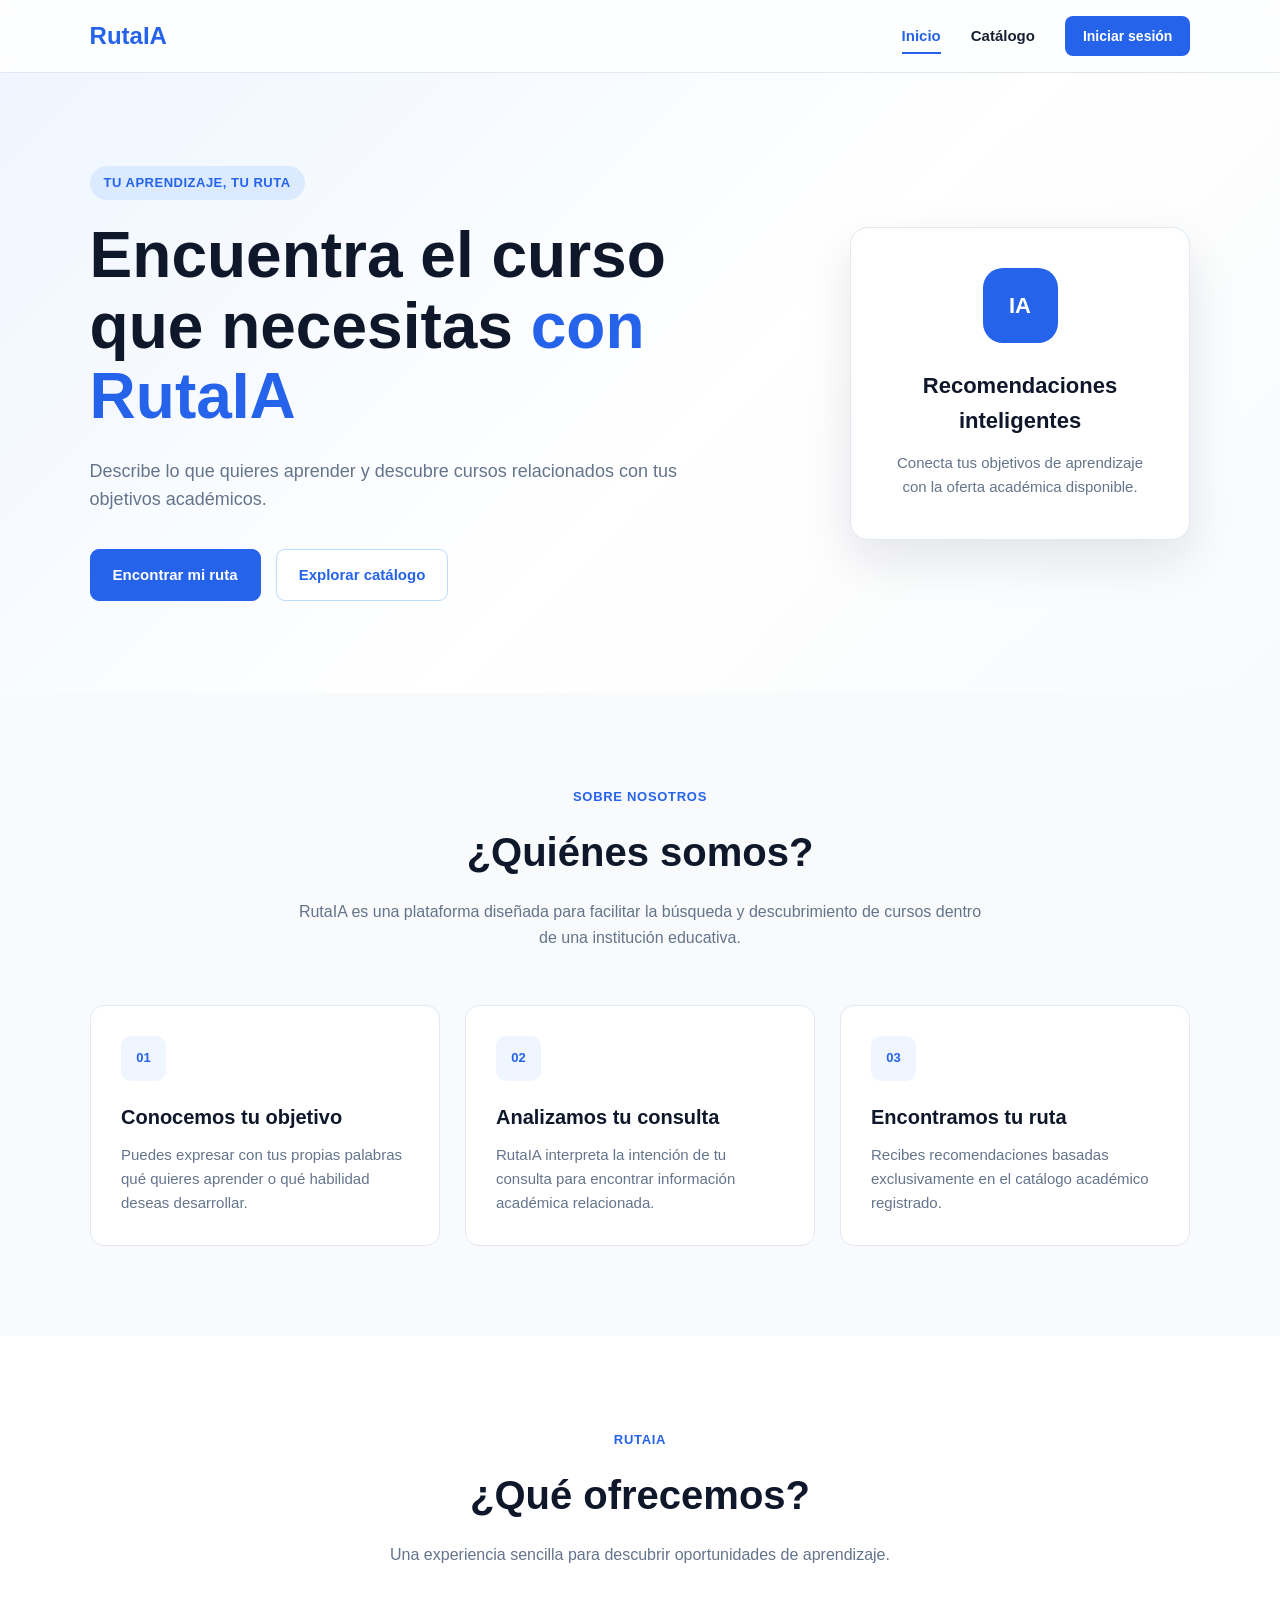
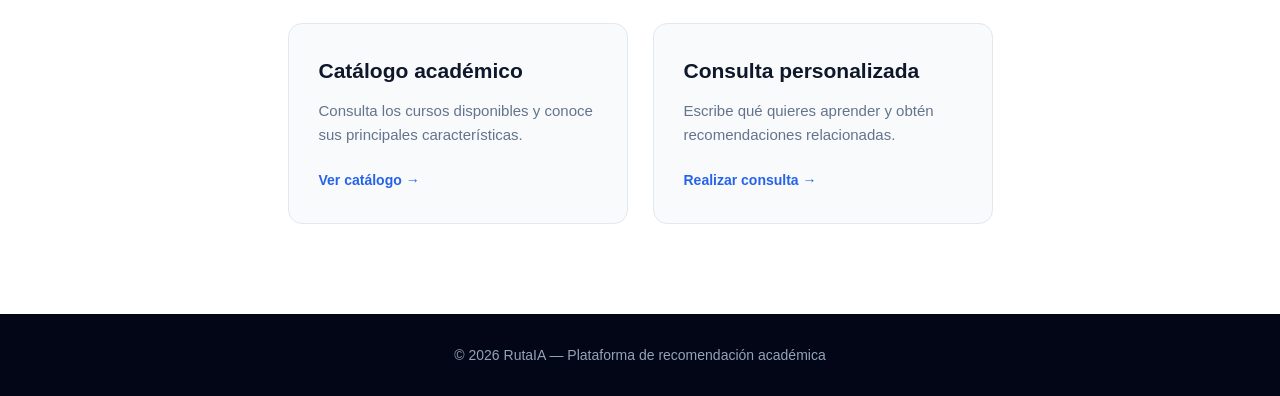
<file: FrontEnd/index.html>
<!DOCTYPE html>
<html lang="es">
<head>
    <meta charset="UTF-8">
    <meta name="viewport" content="width=device-width, initial-scale=1.0">
    <title>RutaIA | Encuentra tu ruta de aprendizaje</title>
    <link rel="stylesheet" href="css/styles.css">
</head>
<body>

<header class="navbar" id="navbar">
    <div class="logo"><a href="index.html">RutaIA</a></div>

    <button class="nav-toggle" id="navToggle" aria-label="Abrir menú" aria-expanded="false">
        <span></span><span></span><span></span>
    </button>

    <nav id="navMenu">
        <a href="index.html">Inicio</a>
        <a href="pages/catalogo.html">Catálogo</a>
        <a href="pages/consulta.html" data-auth-only hidden>Consulta</a>
        <a href="pages/login.html" class="btn-nav" data-guest-only>Iniciar sesión</a>

        <div class="nav-user" data-auth-only hidden>
            <span class="nav-user-name" id="navUserName"></span>
            <button class="btn-nav btn-nav--ghost" id="navLogoutBtn">Cerrar sesión</button>
        </div>
    </nav>
</header>

<main>

    <section class="hero">
        <div class="hero-content">
            <span class="hero-tag">Tu aprendizaje, tu ruta</span>
            <h1>Encuentra el curso que necesitas <span>con RutaIA</span></h1>
            <p>Describe lo que quieres aprender y descubre cursos relacionados con tus objetivos académicos.</p>
            <div class="hero-buttons">
                <a href="pages/consulta.html" class="btn-primary">Encontrar mi ruta</a>
                <a href="pages/catalogo.html" class="btn-secondary">Explorar catálogo</a>
            </div>
        </div>

        <div class="hero-card">
            <div class="hero-icon">IA</div>
            <h3>Recomendaciones inteligentes</h3>
            <p>Conecta tus objetivos de aprendizaje con la oferta académica disponible.</p>
        </div>
    </section>

    <section class="section">
        <div class="section-header">
            <span class="section-tag">Sobre nosotros</span>
            <h2>¿Quiénes somos?</h2>
            <p>RutaIA es una plataforma diseñada para facilitar la búsqueda y descubrimiento de cursos dentro de una institución educativa.</p>
        </div>

        <div class="about-grid">
            <article class="info-card">
                <div class="card-icon">01</div>
                <h3>Conocemos tu objetivo</h3>
                <p>Puedes expresar con tus propias palabras qué quieres aprender o qué habilidad deseas desarrollar.</p>
            </article>

            <article class="info-card">
                <div class="card-icon">02</div>
                <h3>Analizamos tu consulta</h3>
                <p>RutaIA interpreta la intención de tu consulta para encontrar información académica relacionada.</p>
            </article>

            <article class="info-card">
                <div class="card-icon">03</div>
                <h3>Encontramos tu ruta</h3>
                <p>Recibes recomendaciones basadas exclusivamente en el catálogo académico registrado.</p>
            </article>
        </div>
    </section>

    <section class="section section-light">
        <div class="section-header">
            <span class="section-tag">RutaIA</span>
            <h2>¿Qué ofrecemos?</h2>
            <p>Una experiencia sencilla para descubrir oportunidades de aprendizaje.</p>
        </div>

        <div class="features-grid">
            <article class="feature">
                <h3>Catálogo académico</h3>
                <p>Consulta los cursos disponibles y conoce sus principales características.</p>
                <a href="pages/catalogo.html">Ver catálogo →</a>
            </article>

            <article class="feature">
                <h3>Consulta personalizada</h3>
                <p>Escribe qué quieres aprender y obtén recomendaciones relacionadas.</p>
                <a href="pages/consulta.html">Realizar consulta →</a>
            </article>
        </div>
    </section>

</main>

<footer>
    <p>© 2026 RutaIA — Plataforma de recomendación académica</p>
</footer>

<script src="js/auth.js"></script>
<script src="js/navbar.js"></script>
<script src="js/index.js"></script>
</body>
</html>
</file>
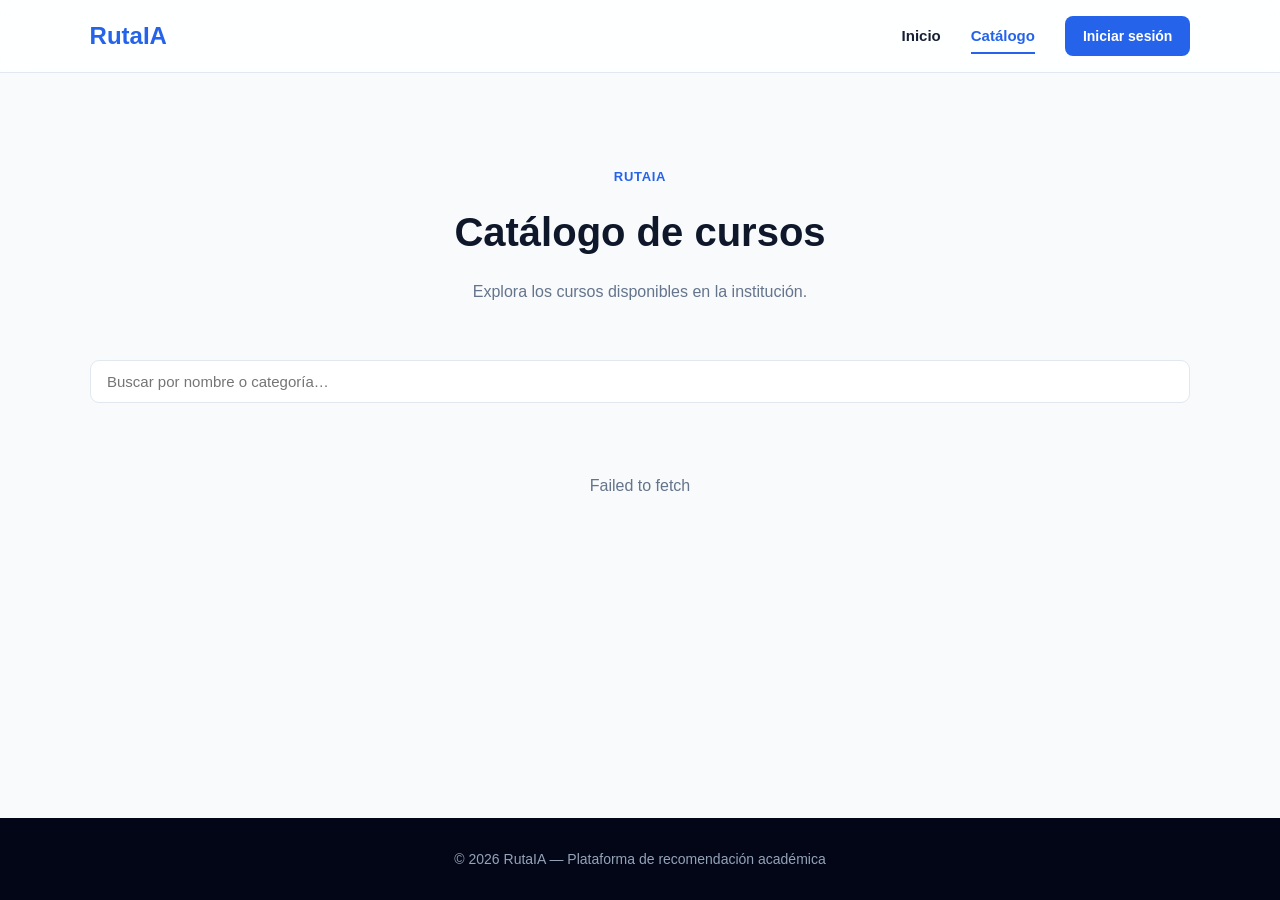
<file: FrontEnd/pages/catalogo.html>
<!DOCTYPE html>
<html lang="es">
<head>
    <meta charset="UTF-8">
    <meta name="viewport" content="width=device-width, initial-scale=1.0">
    <title>Catálogo - RutaIA</title>
    <link rel="stylesheet" href="../css/styles.css">
    <link rel="stylesheet" href="../css/catalogo.css">
</head>
<body>

<header class="navbar" id="navbar">
    <div class="logo"><a href="../index.html">RutaIA</a></div>

    <button class="nav-toggle" id="navToggle" aria-label="Abrir menú" aria-expanded="false">
        <span></span><span></span><span></span>
    </button>

    <nav id="navMenu">
        <a href="./dashboard.html">Inicio</a>
        <a href="./catalogo.html" class="is-active">Catálogo</a>
        <a href="./consulta.html" data-auth-only hidden>Consulta</a>
        <a href="./login.html" class="btn-nav" data-guest-only>Iniciar sesión</a>

        <div class="nav-user" data-auth-only hidden>
            <span class="nav-user-name" id="navUserName"></span>
            <button class="btn-nav btn-nav--ghost" id="navLogoutBtn">Cerrar sesión</button>
        </div>
    </nav>
</header>

<main class="section">
    <div class="section-header">
        <span class="section-tag">RutaIA</span>
        <h2>Catálogo de cursos</h2>
        <p>Explora los cursos disponibles en la institución.</p>
    </div>

    <div class="catalogo-toolbar">
        <input type="search" id="buscador" placeholder="Buscar por nombre o categoría…">
    </div>

    <div class="catalogo-grid" id="catalogoGrid">
        <p class="catalogo-estado">Cargando catálogo…</p>
    </div>
</main>

<footer>
    <p>© 2026 RutaIA — Plataforma de recomendación académica</p>
</footer>

<script src="../js/auth.js"></script>
<script src="../js/navbar.js"></script>
<script src="../js/catalogo.js"></script>
</body>
</html>
</file>
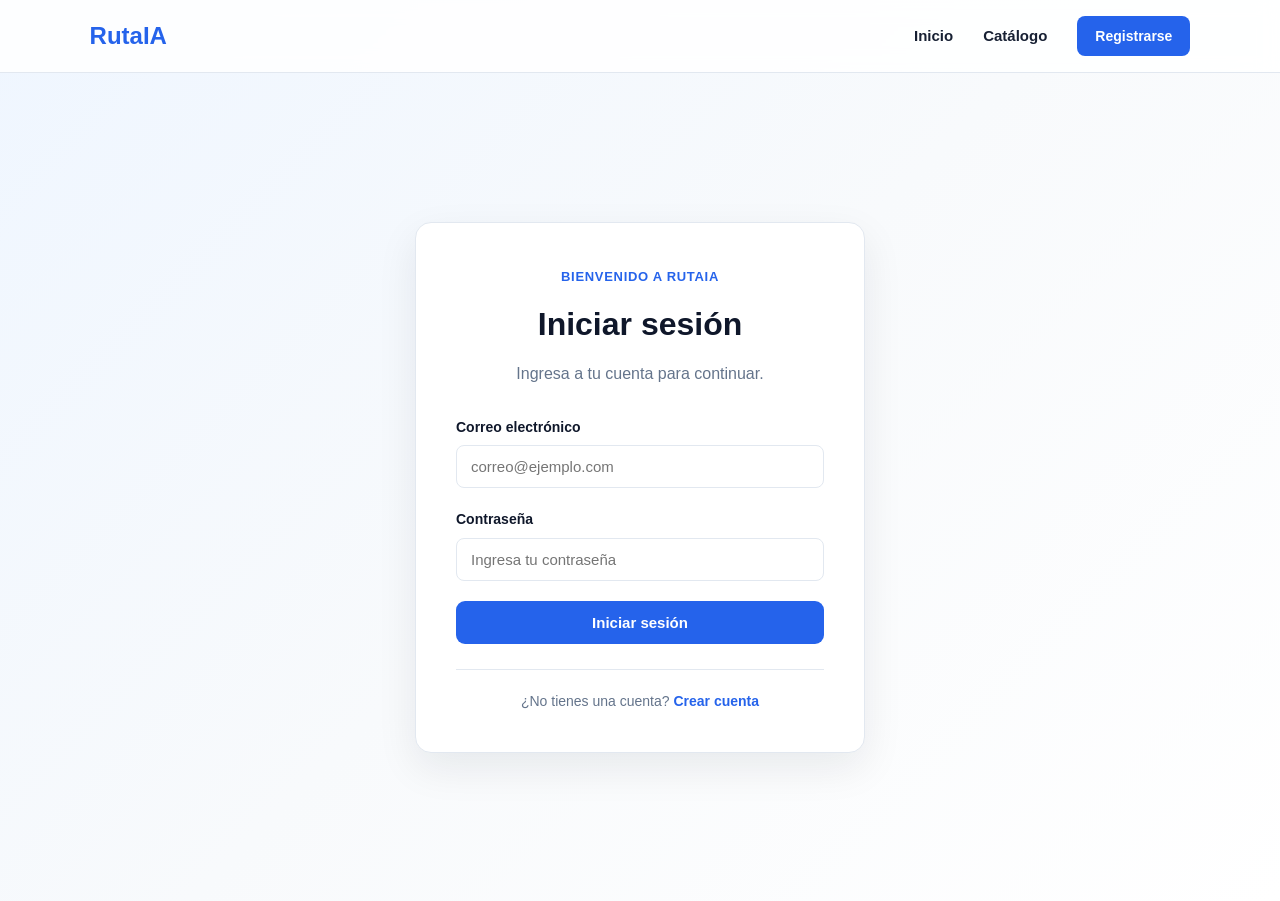
<file: FrontEnd/pages/consulta.html>
<!DOCTYPE html>
<html lang="es">
<head>
    <meta charset="UTF-8">
    <meta name="viewport" content="width=device-width, initial-scale=1.0">
    <title>Consulta - RutaIA</title>
    <link rel="stylesheet" href="../css/styles.css">
    <link rel="stylesheet" href="../css/consulta.css">
</head>
<body>

<script src="../js/auth.js"></script>
<script>requerirSesion();</script>

<header class="navbar" id="navbar">
    <div class="logo"><a href="../index.html">RutaIA</a></div>

    <button class="nav-toggle" id="navToggle" aria-label="Abrir menú" aria-expanded="false">
        <span></span><span></span><span></span>
    </button>

    <nav id="navMenu">
        <a href="./dashboard.html">Inicio</a>
        <a href="./catalogo.html">Catálogo</a>
        <a href="./consulta.html" class="is-active" data-auth-only hidden>Consulta</a>
        <a href="./login.html" class="btn-nav" data-guest-only>Iniciar sesión</a>

        <div class="nav-user" data-auth-only hidden>
            <span class="nav-user-name" id="navUserName"></span>
            <button class="btn-nav btn-nav--ghost" id="navLogoutBtn">Cerrar sesión</button>
        </div>
    </nav>
</header>

<div class="chat-app">

    <div class="chat-header">
        <div>
            <h1>Asesor RutaIA</h1>
            <p>Pregunta como le hablarías a un asesor académico</p>
        </div>
        <div class="chat-tabs">
            <button id="tabConsultar" class="active">Consultar</button>
            <button id="tabHistorial">Historial</button>
        </div>
    </div>

    <!-- Vista Consultar -->
    <div id="vistaConsultar" class="chat-vista">
        <div id="mensajes" class="mensajes">
            <div class="msg bot">
                <div class="burbuja">¡Hola! Cuéntame qué quieres aprender — por ejemplo: "sé Java básico y quiero especializarme en backend con bases de datos".</div>
            </div>
        </div>

        <form id="formConsulta" class="chat-form">
            <textarea id="inputConsulta" rows="1" placeholder="Escribe tu consulta..." required></textarea>
            <button type="submit">Enviar</button>
        </form>
    </div>

    <!-- Vista Historial -->
    <div id="vistaHistorial" class="historial-vista" hidden>
        <div id="historialBox" class="historial-box">
            <p class="estado">Cargando historial…</p>
        </div>
    </div>

</div>

<script src="../js/navbar.js"></script>
<script src="../js/consulta.js"></script>
</body>
</html>
</file>
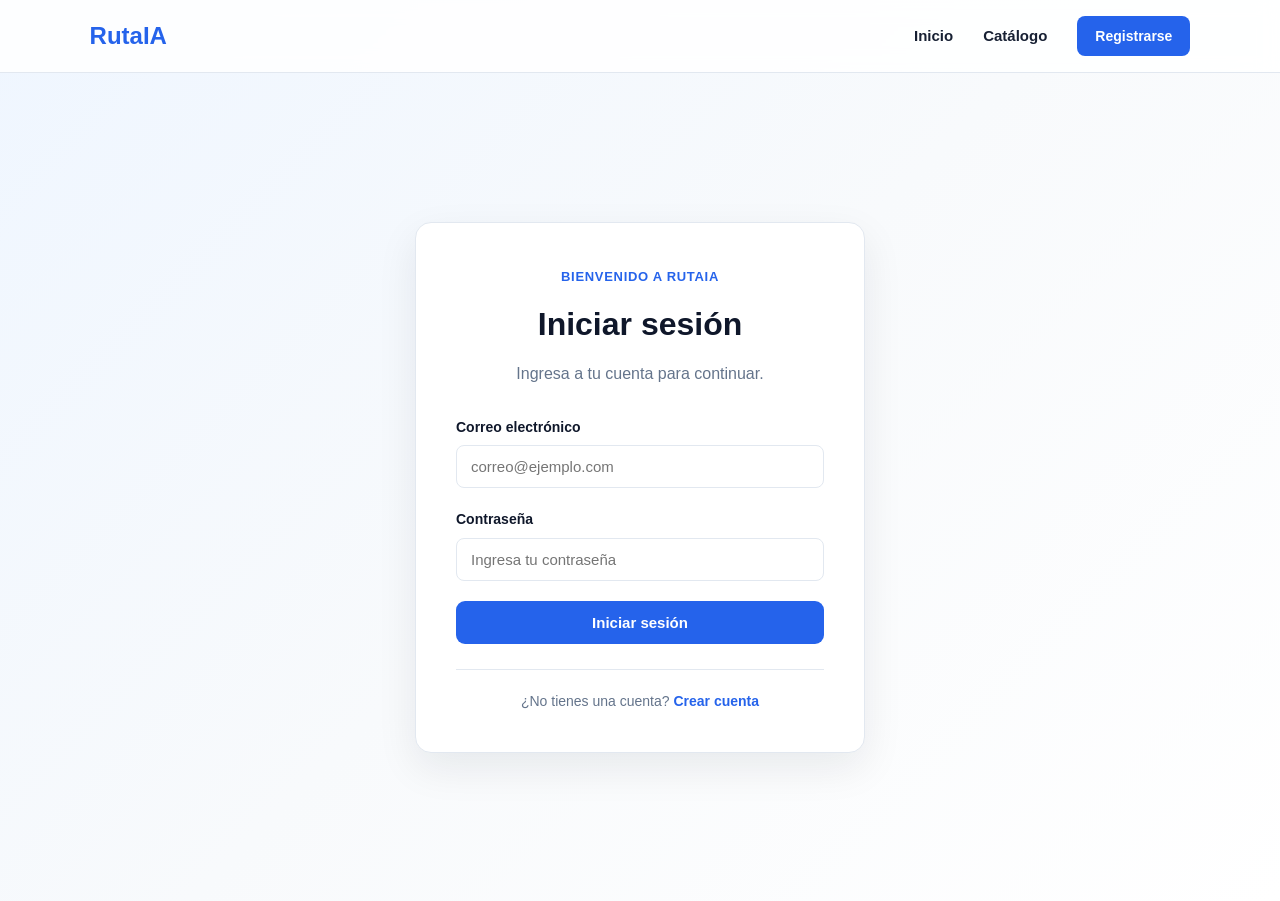
<file: FrontEnd/pages/dashboard.html>
<!DOCTYPE html>
<html lang="es">
<head>
    <meta charset="UTF-8">
    <meta name="viewport" content="width=device-width, initial-scale=1.0">
    <title>Dashboard - RutaIA</title>
    <link rel="stylesheet" href="../css/styles.css">
    <link rel="stylesheet" href="../css/dashboard.css">
</head>
<body>

<!-- Guardián: si no hay sesión, redirige a login antes de mostrar nada -->
<script src="../js/auth.js"></script>
<script>requerirSesion();</script>

<header class="navbar" id="navbar">
    <div class="logo"><a href="../index.html">RutaIA</a></div>

    <button class="nav-toggle" id="navToggle" aria-label="Abrir menú" aria-expanded="false">
        <span></span><span></span><span></span>
    </button>

    <nav id="navMenu">
        <a href="./dashboard.html">Inicio</a>
        <a href="./catalogo.html">Catálogo</a>
        <a href="./consulta.html" data-auth-only hidden>Consulta</a>
        <a href="./login.html" class="btn-nav" data-guest-only>Iniciar sesión</a>

        <div class="nav-user" data-auth-only hidden>
            <span class="nav-user-name" id="navUserName"></span>
            <button class="btn-nav btn-nav--ghost" id="navLogoutBtn">Cerrar sesión</button>
        </div>
    </nav>
</header>

<main class="dashboard">

    <!-- Bienvenida -->
    <section class="dash-welcome">
        <div>
            <span class="section-tag">Panel de control</span>
            <h1>Hola, <span id="dashNombre">estudiante</span> </h1>
            <p>Este es el resumen de tu actividad en RutaIA.</p>
            <p class="dash-perfil" id="dashPerfil"></p>
        </div>
        <a href="./consulta.html" class="btn-primary">Nueva consulta</a>
    </section>

    <!-- Estadísticas -->
    <section class="dash-stats" aria-label="Resumen">
        <article class="stat-card">
            <span class="stat-label">Consultas realizadas</span>
            <strong class="stat-value" id="statConsultas">–</strong>
        </article>
        <article class="stat-card">
            <span class="stat-label">Cursos en el catálogo</span>
            <strong class="stat-value" id="statCatalogo">–</strong>
        </article>
    </section>

    <div class="dash-grid">

        <!-- Últimas consultas -->
        <section class="dash-panel">
            <div class="panel-header">
                <h2>Últimas consultas</h2>
                <a href="./consulta.html">Ver historial →</a>
            </div>
            <div id="listaConsultas" class="lista">
                <p class="dash-estado">Cargando…</p>
            </div>
        </section>

    </div>

    <!-- Accesos rápidos -->
    <section class="dash-actions">
        <a href="./consulta.html" class="action-card">
            <span class="card-icon">IA</span>
            <div>
                <h3>Pregúntale al asesor</h3>
                <p>Cuéntanos qué quieres aprender y te sugerimos cursos.</p>
            </div>
        </a>
        <a href="./catalogo.html" class="action-card">
            <span class="card-icon">CT</span>
            <div>
                <h3>Explorar el catálogo</h3>
                <p>Revisa todos los cursos disponibles en la institución.</p>
            </div>
        </a>
    </section>

</main>

<footer>
    <p>© 2026 RutaIA — Plataforma de recomendación académica</p>
</footer>

<script src="../js/navbar.js"></script>
<script src="../js/dashboard.js"></script>
</body>
</html>
</file>
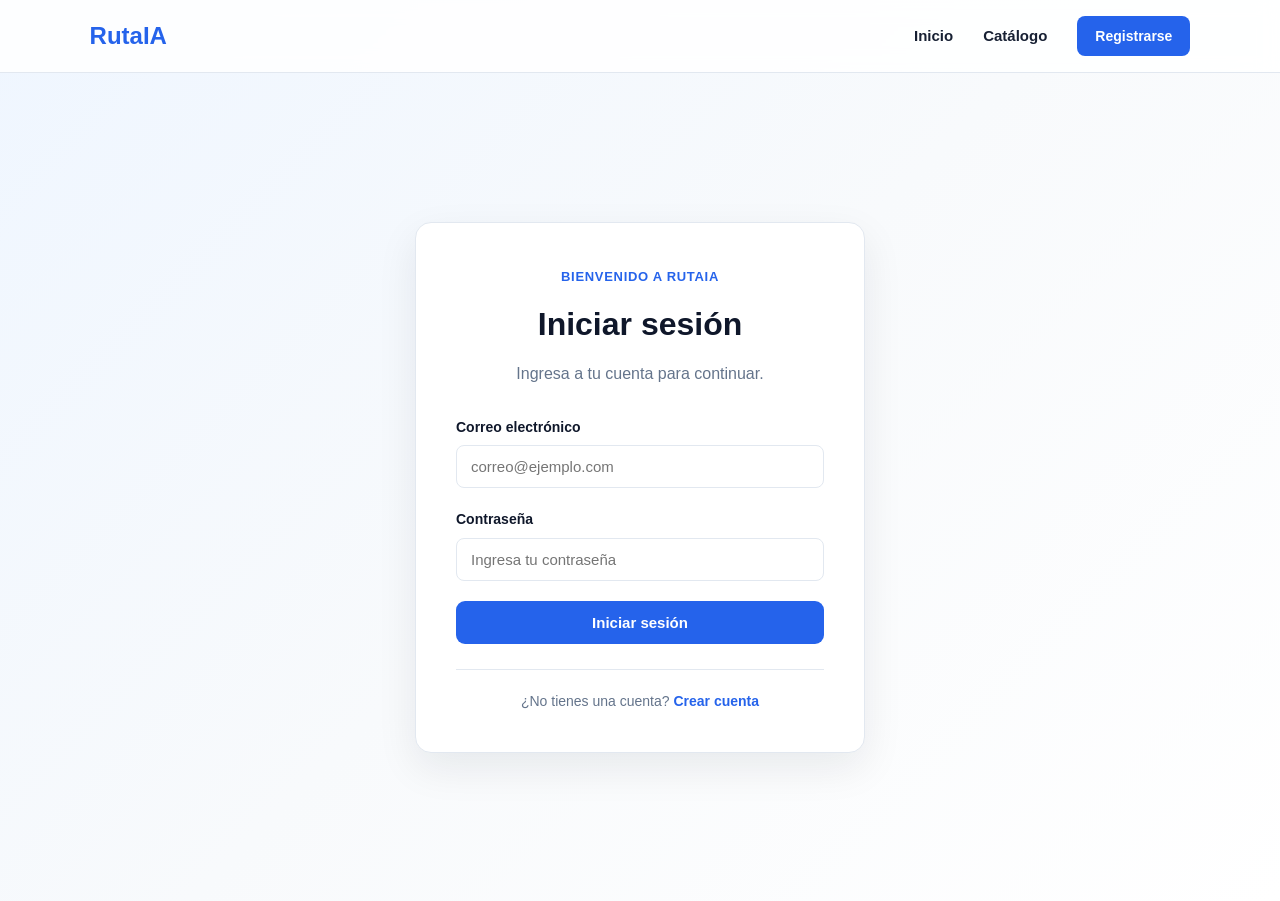
<file: FrontEnd/pages/login.html>
<!DOCTYPE html>
<html lang="es">
<head>
    <meta charset="UTF-8">
    <meta name="viewport" content="width=device-width, initial-scale=1.0">
    <title>RutaIA | Iniciar sesión</title>
    <link rel="stylesheet" href="../css/styles.css">
    <link rel="stylesheet" href="../css/login.css">
</head>
<body>

<header class="navbar" id="navbar">
    <div class="logo"><a href="../index.html">RutaIA</a></div>

    <button class="nav-toggle" id="navToggle" aria-label="Abrir menú" aria-expanded="false">
        <span></span><span></span><span></span>
    </button>

    <nav id="navMenu">
        <a href="../index.html">Inicio</a>
        <a href="catalogo.html">Catálogo</a>
        <a href="consulta.html" data-auth-only hidden>Consulta</a>
        <a href="registro.html" class="btn-nav" data-guest-only>Registrarse</a>

        <div class="nav-user" data-auth-only hidden>
            <span class="nav-user-name" id="navUserName"></span>
            <button class="btn-nav btn-nav--ghost" id="navLogoutBtn">Cerrar sesión</button>
        </div>
    </nav>
</header>

<main class="auth-container">
    <section class="auth-card">

        <div class="auth-header">
            <span class="section-tag">Bienvenido a RutaIA</span>
            <h1>Iniciar sesión</h1>
            <p>Ingresa a tu cuenta para continuar.</p>
        </div>

        <form id="loginForm">
            <div class="form-group">
                <label for="correo">Correo electrónico</label>
                <input type="email" id="correo" name="correo" placeholder="correo@ejemplo.com" autocomplete="email" required>
            </div>

            <div class="form-group">
                <label for="password">Contraseña</label>
                <input type="password" id="password" name="password" placeholder="Ingresa tu contraseña" autocomplete="current-password" required>
            </div>

            <button type="submit" class="btn-primary btn-full">Iniciar sesión</button>
        </form>

        <p id="loginMessage" class="form-message"></p>

        <div class="auth-footer">
            <p>¿No tienes una cuenta? <a href="registro.html">Crear cuenta</a></p>
        </div>

    </section>
</main>

<script src="../js/auth.js"></script>
<script src="../js/navbar.js"></script>
<script src="../js/login.js"></script>
</body>
</html>
</file>
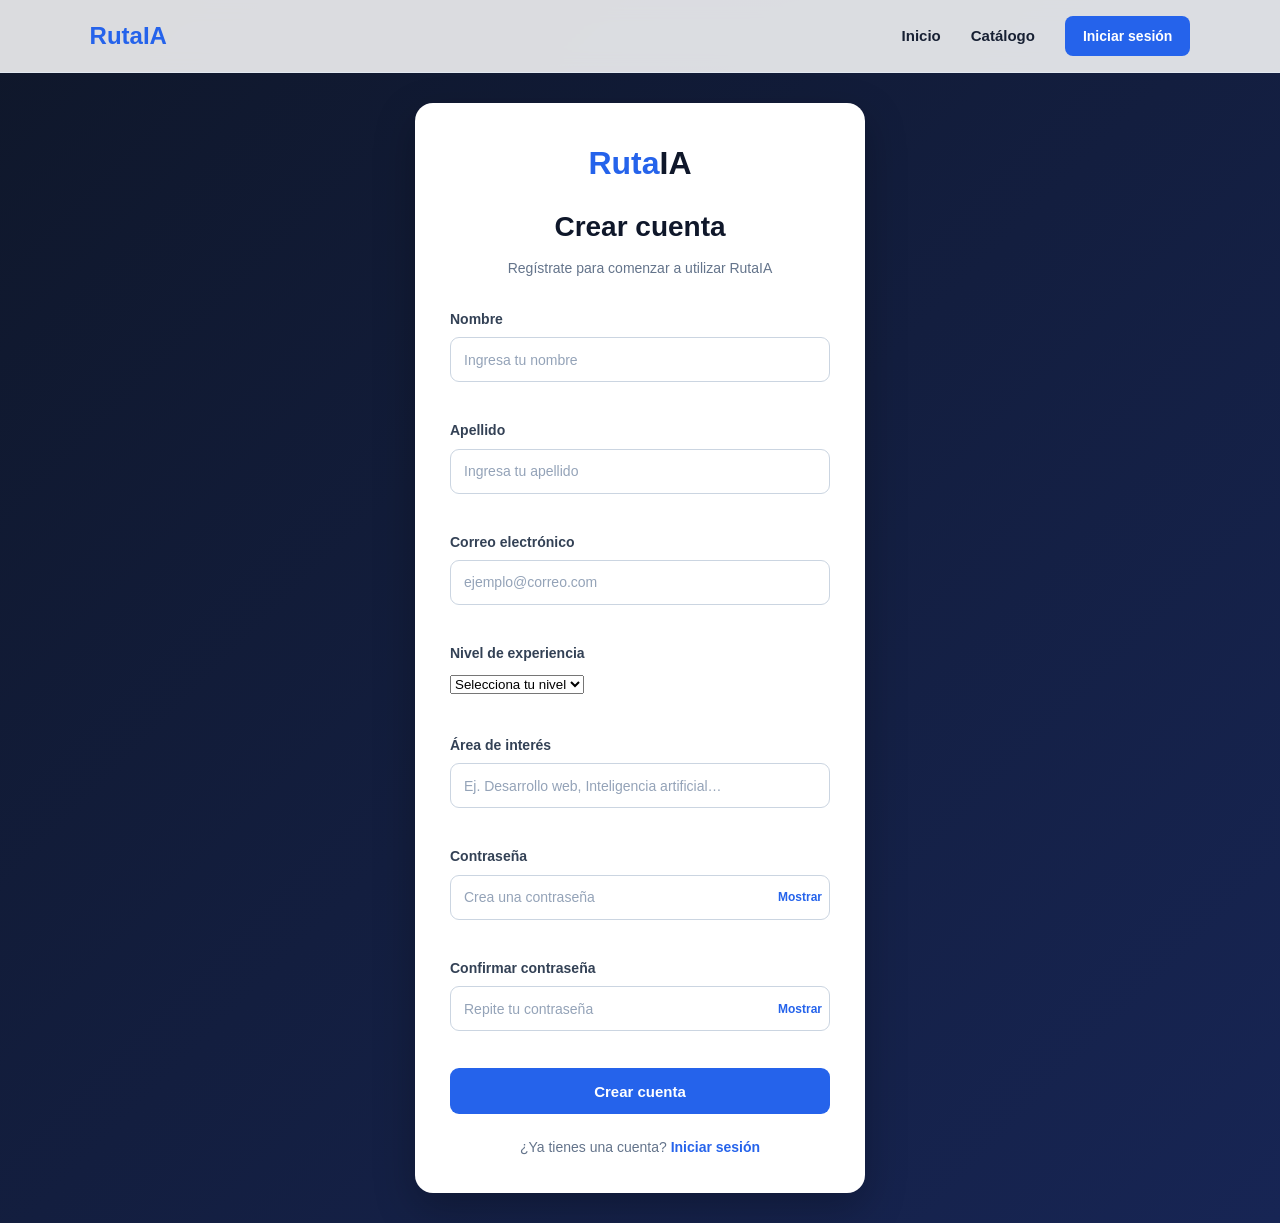
<file: FrontEnd/pages/registro.html>
<!DOCTYPE html>
<html lang="es">
<head>
    <meta charset="UTF-8">
    <meta name="viewport" content="width=device-width, initial-scale=1.0">
    <title>Registro - RutaIA</title>
    <link rel="stylesheet" href="../css/styles.css">
    <link rel="stylesheet" href="../css/registro.css">
</head>
<body>

<header class="navbar" id="navbar">
    <div class="logo"><a href="../index.html">RutaIA</a></div>

    <button class="nav-toggle" id="navToggle" aria-label="Abrir menú" aria-expanded="false">
        <span></span><span></span><span></span>
    </button>

    <nav id="navMenu">
        <a href="../index.html">Inicio</a>
        <a href="catalogo.html">Catálogo</a>
        <a href="consulta.html" data-auth-only hidden>Consulta</a>
        <a href="login.html" class="btn-nav" data-guest-only>Iniciar sesión</a>

        <div class="nav-user" data-auth-only hidden>
            <span class="nav-user-name" id="navUserName"></span>
            <button class="btn-nav btn-nav--ghost" id="navLogoutBtn">Cerrar sesión</button>
        </div>
    </nav>
</header>

<main class="registro-container">
    <section class="registro-card">

        <div class="logo-registro"><span>Ruta</span><strong>IA</strong></div>
        <h1>Crear cuenta</h1>
        <p class="subtitulo">Regístrate para comenzar a utilizar RutaIA</p>

        <form id="registroForm">
            <div class="campo">
                <label for="nombre">Nombre</label>
                <input type="text" id="nombre" name="nombre" placeholder="Ingresa tu nombre" required>
                <span class="error" id="nombreError"></span>
            </div>

            <div class="campo">
                <label for="apellido">Apellido</label>
                <input type="text" id="apellido" name="apellido" placeholder="Ingresa tu apellido" required>
                <span class="error" id="apellidoError"></span>
            </div>

            <div class="campo">
                <label for="correo">Correo electrónico</label>
                <input type="email" id="correo" name="correo" placeholder="ejemplo@correo.com" required>
                <span class="error" id="correoError"></span>
            </div>

            <div class="campo">
                <label for="nivelExperiencia">Nivel de experiencia</label>
                <select id="nivelExperiencia" name="nivelExperiencia" required>
                    <option value="" disabled selected>Selecciona tu nivel</option>
                    <option value="PRINCIPIANTE">Principiante</option>
                    <option value="INTERMEDIO">Intermedio</option>
                    <option value="AVANZADO">Avanzado</option>
                </select>
                <span class="error" id="nivelExperienciaError"></span>
            </div>

            <div class="campo">
                <label for="areaInteres">Área de interés</label>
                <input type="text" id="areaInteres" name="areaInteres" placeholder="Ej. Desarrollo web, Inteligencia artificial…" required>
                <span class="error" id="areaInteresError"></span>
            </div>

            <div class="campo">
                <label for="password">Contraseña</label>
                <div class="password-container">
                    <input type="password" id="password" name="password" placeholder="Crea una contraseña" required>
                    <button type="button" id="mostrarPassword" class="mostrar-password">Mostrar</button>
                </div>
                <span class="error" id="passwordError"></span>
            </div>

            <div class="campo">
                <label for="confirmarPassword">Confirmar contraseña</label>
                <div class="password-container">
                    <input type="password" id="confirmarPassword" name="confirmarPassword" placeholder="Repite tu contraseña" required>
                    <button type="button" id="mostrarConfirmarPassword" class="mostrar-password">Mostrar</button>
                </div>
                <span class="error" id="confirmarPasswordError"></span>
            </div>

            <div id="mensaje" class="mensaje"></div>

            <button type="submit" id="btnRegistrar" class="btn-registrar">Crear cuenta</button>
        </form>

        <p class="login-text">¿Ya tienes una cuenta? <a href="login.html">Iniciar sesión</a></p>

    </section>
</main>

<script src="../js/auth.js"></script>
<script src="../js/navbar.js"></script>
<script src="../js/registro.js"></script>
</body>
</html>
</file>
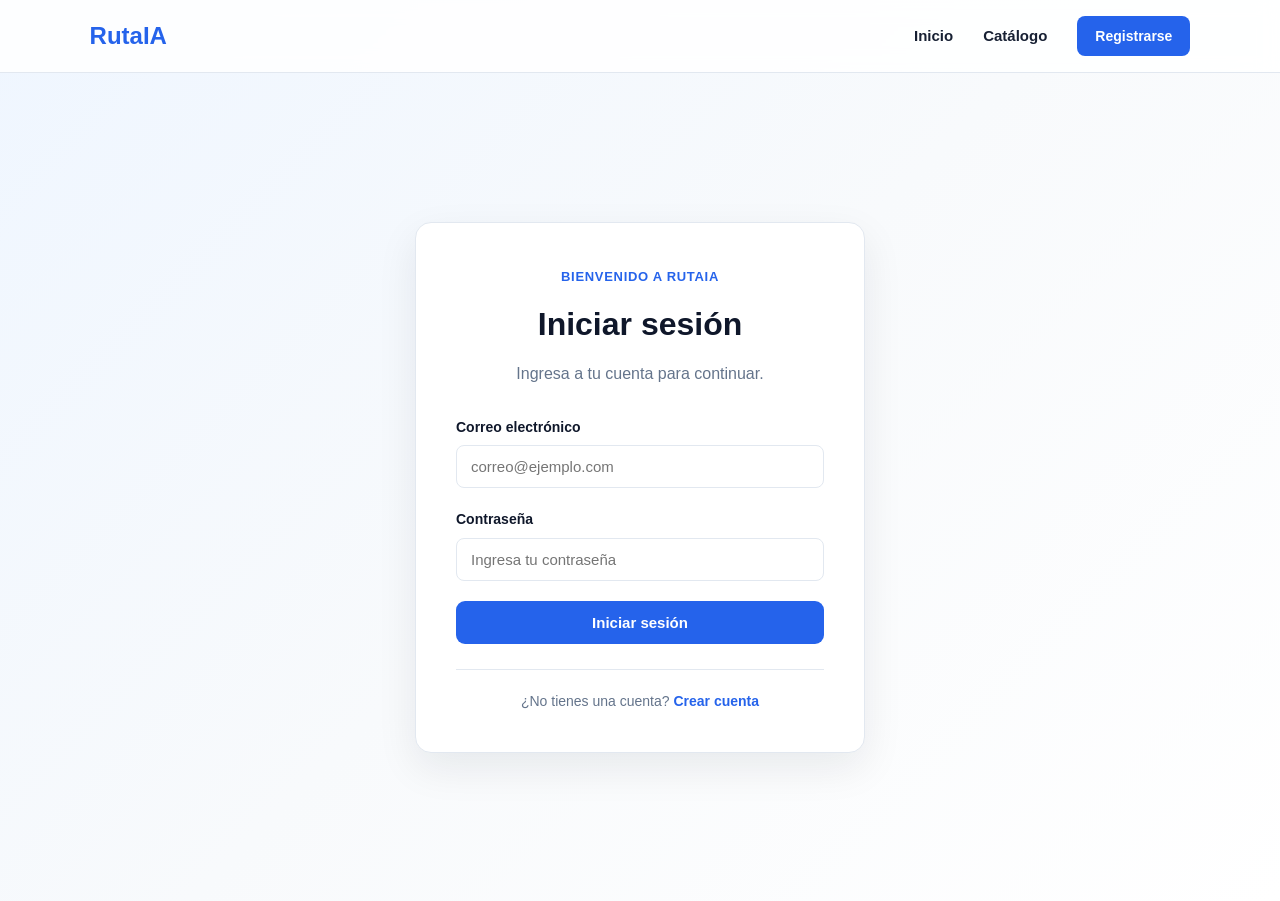
<file: FrontEnd/RutaIA/FrontEnd/pages/consulta.html>
<!DOCTYPE html>
<html lang="es">
<head>
    <meta charset="UTF-8">
    <meta name="viewport" content="width=device-width, initial-scale=1.0">
    <title>Consulta - RutaIA</title>
    <link rel="stylesheet" href="../css/styles.css">
    <link rel="stylesheet" href="../css/consulta.css">
</head>
<body>

<script src="../js/auth.js"></script>
<script>requerirSesion();</script>

<header class="navbar" id="navbar">
    <div class="logo"><a href="../index.html">RutaIA</a></div>

    <button class="nav-toggle" id="navToggle" aria-label="Abrir menú" aria-expanded="false">
        <span></span><span></span><span></span>
    </button>

    <nav id="navMenu">
        <a href="./dashboard.html">Inicio</a>
        <a href="./catalogo.html">Catálogo</a>
        <a href="./consulta.html" class="is-active" data-auth-only hidden>Consulta</a>
        <a href="./login.html" class="btn-nav" data-guest-only>Iniciar sesión</a>

        <div class="nav-user" data-auth-only hidden>
            <span class="nav-user-name" id="navUserName"></span>
            <button class="btn-nav btn-nav--ghost" id="navLogoutBtn">Cerrar sesión</button>
        </div>
    </nav>
</header>

<div class="chat-app">

    <div class="chat-header">
        <div>
            <h1>Asesor RutaIA</h1>
            <p>Pregunta como le hablarías a un asesor académico</p>
        </div>
        <div class="chat-tabs">
            <button id="tabConsultar" class="active">Consultar</button>
            <button id="tabHistorial">Historial</button>
        </div>
    </div>

    <!-- Vista Consultar -->
    <div id="vistaConsultar" class="chat-vista">
        <div id="mensajes" class="mensajes">
            <div class="msg bot">
                <div class="burbuja">¡Hola! Cuéntame qué quieres aprender — por ejemplo: "sé Java básico y quiero especializarme en backend con bases de datos".</div>
            </div>
        </div>

        <form id="formConsulta" class="chat-form">
            <textarea id="inputConsulta" rows="1" placeholder="Escribe tu consulta..." required></textarea>

            <button type="submit">Enviar</button>
        </form>
    </div>

    <!-- Vista Historial -->
    <div id="vistaHistorial" class="historial-vista" hidden>
        <div id="historialBox" class="historial-box">
            <p class="estado">Cargando historial…</p>
        </div>
    </div>

</div>

<script src="../js/navbar.js"></script>
<script src="../js/consulta.js"></script>
</body>
</html>
</file>
<file: FrontEnd/css/styles.css>
/* =========================================
   CONFIGURACIÓN GENERAL
========================================= */

* {
    margin: 0;
    padding: 0;
    box-sizing: border-box;
}

html {
    scroll-behavior: smooth;
}

/* El atributo hidden debe ganar siempre: sin esto, reglas como
   .nav-user { display: flex } lo anulan y el elemento se sigue viendo. */
[hidden] {
    display: none !important;
}

body {
    font-family: Arial, Helvetica, sans-serif;
    background-color: #f8fafc;
    color: #172033;
    line-height: 1.6;
}

:root {
    --primary: #2563eb;
    --primary-dark: #1d4ed8;
    --secondary: #0f172a;
    --text: #172033;
    --text-light: #64748b;
    --background: #f8fafc;
    --white: #ffffff;
    --border: #e2e8f0;
    --light-blue: #eff6ff;
    --success: #16a34a;
    --error: #dc2626;
}

/* =========================================
   NAVBAR
========================================= */

.navbar {
    width: 100%;
    display: flex;
    align-items: center;
    justify-content: space-between;
    padding: 16px 7%;
    background-color: rgba(255, 255, 255, 0.85);
    backdrop-filter: blur(10px);
    -webkit-backdrop-filter: blur(10px);
    border-bottom: 1px solid var(--border);
    position: sticky;
    top: 0;
    z-index: 1000;
    transition: box-shadow 0.3s ease, padding 0.3s ease;
}

.navbar.is-scrolled {
    box-shadow: 0 4px 20px rgba(15, 23, 42, 0.06);
    padding-top: 12px;
    padding-bottom: 12px;
}

.logo a {
    text-decoration: none;
    font-size: 24px;
    font-weight: 800;
    color: var(--primary);
}

.navbar nav {
    display: flex;
    align-items: center;
    gap: 30px;
}

.navbar nav a:not(.btn-nav) {
    position: relative;
    text-decoration: none;
    color: var(--text);
    font-size: 15px;
    font-weight: 600;
    padding: 6px 0;
    transition: color 0.25s ease;
}

.navbar nav a:not(.btn-nav)::after {
    content: "";
    position: absolute;
    left: 0;
    bottom: 0;
    width: 0;
    height: 2px;
    background-color: var(--primary);
    transition: width 0.25s ease;
}

.navbar nav a:not(.btn-nav):hover,
.navbar nav a.is-active {
    color: var(--primary);
}

.navbar nav a:not(.btn-nav):hover::after,
.navbar nav a.is-active::after {
    width: 100%;
}

.btn-nav {
    background-color: var(--primary);
    color: var(--white) !important;
    padding: 9px 18px;
    border-radius: 8px;
    text-decoration: none;
    font-size: 14px;
    font-weight: 700;
    transition: 0.3s ease;
}

.btn-nav:hover {
    background-color: var(--primary-dark);
}

.btn-nav--ghost {
    background-color: transparent;
    color: var(--primary) !important;
    border: 1px solid #bfdbfe;
}

.btn-nav--ghost:hover {
    background-color: var(--light-blue);
}

.nav-user {
    display: flex;
    align-items: center;
    gap: 14px;
    padding-left: 18px;
    border-left: 1px solid var(--border);
}

.nav-user-name {
    font-size: 14px;
    font-weight: 700;
    color: var(--secondary);
}

.nav-toggle {
    display: none;
    flex-direction: column;
    justify-content: center;
    gap: 5px;
    width: 34px;
    height: 34px;
    background: none;
    border: none;
    cursor: pointer;
    padding: 0;
}

.nav-toggle span {
    display: block;
    height: 2px;
    width: 100%;
    background-color: var(--secondary);
    border-radius: 2px;
    transition: transform 0.25s ease, opacity 0.25s ease;
}

.nav-toggle.is-open span:nth-child(1) { transform: translateY(7px) rotate(45deg); }
.nav-toggle.is-open span:nth-child(2) { opacity: 0; }
.nav-toggle.is-open span:nth-child(3) { transform: translateY(-7px) rotate(-45deg); }

/* =========================================
   HERO
========================================= */

.hero {
    min-height: 620px;
    display: flex;
    align-items: center;
    justify-content: space-between;
    gap: 60px;
    padding: 80px 7%;
    background: linear-gradient(135deg, #eff6ff 0%, #ffffff 55%, #f8fafc 100%);
}

.hero-content { max-width: 700px; }

.hero-tag {
    display: inline-block;
    padding: 7px 14px;
    margin-bottom: 20px;
    border-radius: 30px;
    background-color: #dbeafe;
    color: var(--primary);
    font-size: 13px;
    font-weight: 700;
    text-transform: uppercase;
    letter-spacing: 0.5px;
}

.hero h1 {
    font-size: clamp(40px, 5vw, 68px);
    line-height: 1.1;
    color: var(--secondary);
    margin-bottom: 25px;
}

.hero h1 span { color: var(--primary); }

.hero p {
    max-width: 600px;
    font-size: 18px;
    color: var(--text-light);
    margin-bottom: 35px;
}

.hero-buttons {
    display: flex;
    align-items: center;
    gap: 15px;
}

/* =========================================
   BOTONES
========================================= */

.btn-primary,
.btn-secondary {
    display: inline-block;
    padding: 13px 22px;
    border-radius: 9px;
    text-decoration: none;
    font-size: 15px;
    font-weight: 700;
    cursor: pointer;
    transition: all 0.3s ease;
}

.btn-primary {
    background-color: var(--primary);
    color: var(--white);
    border: 1px solid var(--primary);
}

.btn-primary:hover {
    background-color: var(--primary-dark);
    transform: translateY(-2px);
}

.btn-primary:disabled {
    background-color: #93c5fd;
    cursor: not-allowed;
    transform: none;
}

.btn-secondary {
    background-color: var(--white);
    color: var(--primary);
    border: 1px solid #bfdbfe;
}

.btn-secondary:hover {
    background-color: var(--light-blue);
    transform: translateY(-2px);
}

/* =========================================
   HERO CARD
========================================= */

.hero-card {
    width: 360px;
    padding: 40px;
    background-color: var(--white);
    border: 1px solid var(--border);
    border-radius: 18px;
    box-shadow: 0 20px 50px rgba(15, 23, 42, 0.10);
    text-align: center;
}

.hero-icon {
    width: 75px;
    height: 75px;
    margin: 0 auto 25px;
    display: flex;
    align-items: center;
    justify-content: center;
    border-radius: 20px;
    background-color: var(--primary);
    color: var(--white);
    font-size: 22px;
    font-weight: 800;
}

.hero-card h3 {
    font-size: 22px;
    color: var(--secondary);
    margin-bottom: 12px;
}

.hero-card p {
    font-size: 15px;
    color: var(--text-light);
    margin: 0;
}

/* =========================================
   SECCIONES
========================================= */

.section { padding: 90px 7%; }
.section-light { background-color: var(--white); }

.section-header {
    max-width: 700px;
    margin: 0 auto 55px;
    text-align: center;
}

.section-tag {
    display: inline-block;
    margin-bottom: 12px;
    color: var(--primary);
    font-size: 13px;
    font-weight: 700;
    text-transform: uppercase;
    letter-spacing: 0.7px;
}

.section-header h2 {
    font-size: 40px;
    color: var(--secondary);
    margin-bottom: 15px;
}

.section-header p {
    color: var(--text-light);
    font-size: 16px;
}

/* =========================================
   QUIENES SOMOS
========================================= */

.about-grid {
    max-width: 1100px;
    margin: auto;
    display: grid;
    grid-template-columns: repeat(3, 1fr);
    gap: 25px;
}

.info-card {
    padding: 30px;
    background-color: var(--white);
    border: 1px solid var(--border);
    border-radius: 14px;
    transition: 0.3s ease;
}

.info-card:hover {
    transform: translateY(-5px);
    box-shadow: 0 15px 35px rgba(15, 23, 42, 0.08);
}

.card-icon {
    width: 45px;
    height: 45px;
    display: flex;
    align-items: center;
    justify-content: center;
    margin-bottom: 20px;
    border-radius: 10px;
    background-color: var(--light-blue);
    color: var(--primary);
    font-size: 13px;
    font-weight: 800;
}

.info-card h3 {
    color: var(--secondary);
    font-size: 20px;
    margin-bottom: 10px;
}

.info-card p {
    color: var(--text-light);
    font-size: 15px;
}

/* =========================================
   FEATURES (tarjetas centradas sin importar la cantidad)
========================================= */

.features-grid {
    max-width: 1100px;
    margin: auto;
    display: flex;
    flex-wrap: wrap;
    justify-content: center;
    gap: 25px;
}

.feature {
    flex: 1 1 320px;
    max-width: 340px;
    padding: 30px;
    border: 1px solid var(--border);
    border-radius: 14px;
    background-color: var(--background);
}

.feature h3 {
    color: var(--secondary);
    font-size: 21px;
    margin-bottom: 12px;
}

.feature p {
    color: var(--text-light);
    font-size: 15px;
    margin-bottom: 20px;
}

.feature a {
    color: var(--primary);
    text-decoration: none;
    font-weight: 700;
    font-size: 14px;
}

.feature a:hover { text-decoration: underline; }

/* =========================================
   FOOTER
========================================= */

footer {
    padding: 30px 7%;
    background-color: #020617;
    color: #94a3b8;
    text-align: center;
    font-size: 14px;
}

/* =========================================
   AUTH (compartido por login, registro y formularios)
========================================= */

.auth-container {
    min-height: calc(100vh - 72px);
    display: flex;
    align-items: center;
    justify-content: center;
    padding: 50px 20px;
}

.auth-card {
    width: 100%;
    max-width: 450px;
    padding: 40px;
    background-color: var(--white);
    border: 1px solid var(--border);
    border-radius: 16px;
    box-shadow: 0 15px 40px rgba(15, 23, 42, 0.08);
}

.auth-header { text-align: center; margin-bottom: 30px; }
.auth-header h1 { font-size: 32px; color: var(--secondary); margin-bottom: 10px; }
.auth-header p { color: var(--text-light); }

.form-group { margin-bottom: 20px; }

.form-group label {
    display: block;
    margin-bottom: 7px;
    color: var(--secondary);
    font-size: 14px;
    font-weight: 700;
}

.form-group input,
.form-group textarea,
.form-group select {
    width: 100%;
    padding: 12px 14px;
    border: 1px solid var(--border);
    border-radius: 8px;
    background-color: var(--white);
    color: var(--text);
    font-family: inherit;
    font-size: 15px;
    outline: none;
    transition: 0.3s ease;
}

.form-group input:focus,
.form-group textarea:focus,
.form-group select:focus {
    border-color: var(--primary);
    box-shadow: 0 0 0 3px rgba(37, 99, 235, 0.10);
}

.btn-full { width: 100%; border: none; }

.form-message {
    margin-top: 15px;
    text-align: center;
    font-size: 14px;
    font-weight: 600;
}

.auth-footer {
    margin-top: 25px;
    padding-top: 20px;
    border-top: 1px solid var(--border);
    text-align: center;
}

.auth-footer p { color: var(--text-light); font-size: 14px; }
.auth-footer a { color: var(--primary); font-weight: 700; text-decoration: none; }
.auth-footer a:hover { text-decoration: underline; }

/* =========================================
   RESPONSIVE - TABLET
========================================= */

@media (max-width: 900px) {
    .hero { flex-direction: column; text-align: center; padding-top: 70px; padding-bottom: 70px; }
    .hero-content { max-width: 750px; }
    .hero p { margin-left: auto; margin-right: auto; }
    .hero-buttons { justify-content: center; }
    .about-grid { grid-template-columns: 1fr; }
    .info-card { max-width: 600px; width: 100%; margin: auto; }
}

/* =========================================
   RESPONSIVE - CELULAR
========================================= */

@media (max-width: 650px) {

    .nav-toggle { display: flex; }

    .navbar nav {
        position: absolute;
        top: 100%;
        left: 0;
        width: 100%;
        flex-direction: column;
        align-items: flex-start;
        gap: 4px;
        background-color: var(--white);
        border-bottom: 1px solid var(--border);
        box-shadow: 0 12px 24px rgba(15, 23, 42, 0.08);
        max-height: 0;
        overflow: hidden;
        padding: 0 7%;
        transition: max-height 0.3s ease, padding 0.3s ease;
    }

    .navbar nav.is-open { max-height: 420px; padding: 18px 7%; }
    .navbar nav a:not(.btn-nav) { width: 100%; padding: 10px 0; }
    .btn-nav { margin-top: 6px; }

    .nav-user {
        flex-direction: column;
        align-items: flex-start;
        gap: 10px;
        padding-left: 0;
        border-left: none;
        border-top: 1px solid var(--border);
        padding-top: 14px;
        margin-top: 6px;
        width: 100%;
    }

    .hero { padding: 60px 5%; }
    .hero h1 { font-size: 40px; }
    .hero p { font-size: 16px; }
    .hero-buttons { flex-direction: column; width: 100%; }
    .hero-buttons a { width: 100%; text-align: center; }
    .hero-card { width: 100%; padding: 30px 25px; }
    .section { padding: 65px 5%; }
    .section-header h2 { font-size: 32px; }
    .auth-card { padding: 30px 22px; }
}
</file>
<file: FrontEnd/css/catalogo.css>
/* Footer siempre al final: si el catálogo tiene pocos cursos (o está
   cargando / falló la API), el contenido no alcanza la altura de la
   pantalla y el footer quedaba flotando a mitad de página. */
body {
    min-height: 100vh;
    display: flex;
    flex-direction: column;
}

body > main {
    flex: 1;
}

.catalogo-toolbar {
    max-width: 1100px;
    margin: 0 auto 30px;
}

.catalogo-toolbar input {
    width: 100%;
    padding: 12px 16px;
    border: 1px solid var(--border);
    border-radius: 9px;
    font-size: 15px;
    outline: none;
}

.catalogo-toolbar input:focus {
    border-color: var(--primary);
    box-shadow: 0 0 0 3px rgba(37, 99, 235, 0.10);
}

.catalogo-grid {
    max-width: 1100px;
    margin: auto;
    display: grid;
    grid-template-columns: repeat(3, 1fr);
    gap: 20px;
}

.catalogo-estado {
    grid-column: 1 / -1;
    text-align: center;
    color: var(--text-light);
    padding: 40px 0;
}

.curso-card {
    padding: 24px;
    background-color: var(--white);
    border: 1px solid var(--border);
    border-radius: 14px;
    transition: 0.3s ease;
}

.curso-card:hover {
    transform: translateY(-4px);
    box-shadow: 0 15px 35px rgba(15, 23, 42, 0.08);
}

.curso-card .categoria {
    display: inline-block;
    margin-bottom: 10px;
    color: var(--primary);
    font-size: 12px;
    font-weight: 700;
    text-transform: uppercase;
}

.curso-card h3 {
    color: var(--secondary);
    font-size: 19px;
    margin-bottom: 8px;
}

.curso-card p {
    color: var(--text-light);
    font-size: 14px;
    margin-bottom: 14px;
}

.curso-card .meta {
    display: flex;
    justify-content: space-between;
    font-size: 13px;
    color: var(--text-light);
    border-top: 1px solid var(--border);
    padding-top: 10px;
}

@media (max-width: 900px) {
    .catalogo-grid { grid-template-columns: 1fr; }
}
</file>
<file: FrontEnd/css/consulta.css>
/* =========================================
   LAYOUT DEL CHAT
========================================= */

.chat-app {
    height: calc(100vh - 73px);
    display: flex;
    flex-direction: column;
    max-width: 760px;
    margin: 0 auto;
}

.chat-header {
    padding: 16px 20px;
    border-bottom: 1px solid var(--border);
    display: flex;
    align-items: center;
    justify-content: space-between;
}

.chat-header h1 {
    margin: 0;
    font-size: 1.1rem;
    color: var(--secondary);
}

.chat-header p {
    margin: 2px 0 0;
    color: var(--text-light);
    font-size: 0.8rem;
}

.chat-tabs { display: flex; gap: 6px; }

.chat-tabs button {
    background: transparent;
    border: 1px solid var(--border);
    color: var(--text-light);
    padding: 6px 12px;
    border-radius: 6px;
    font-size: 0.8rem;
    font-weight: 600;
    cursor: pointer;
    transition: 0.2s ease;
}

.chat-tabs button.active {
    border-color: var(--primary);
    color: var(--primary);
    background: var(--light-blue);
}

/* --- Vista Consultar --- */

.chat-vista {
    flex: 1;
    display: flex;
    flex-direction: column;
    min-height: 0;
}

.mensajes {
    flex: 1;
    overflow-y: auto;
    padding: 20px;
    display: flex;
    flex-direction: column;
    gap: 14px;
}

.msg { max-width: 85%; }
.msg.user { align-self: flex-end; }
.msg.bot { align-self: flex-start; }

.burbuja {
    padding: 10px 14px;
    border-radius: 12px;
    font-size: 0.92rem;
    white-space: pre-wrap;
    line-height: 1.45;
}

.msg.user .burbuja {
    background: var(--primary);
    color: var(--white);
    border-bottom-right-radius: 3px;
}

.msg.bot .burbuja {
    background: var(--white);
    border: 1px solid var(--border);
    color: var(--text);
    border-bottom-left-radius: 3px;
}

.msg.bot.cargando .burbuja {
    color: var(--text-light);
    font-style: italic;
}

/* Tarjetas de cursos sugeridos dentro de la respuesta del bot */

.sugeridos {
    margin-top: 8px;
    display: flex;
    flex-direction: column;
    gap: 6px;
}

.sugerido {
    padding: 10px 12px;
    border: 1px solid var(--border);
    border-left: 3px solid var(--primary);
    border-radius: 8px;
    font-size: 0.85rem;
    background: var(--white);
}

.sugerido strong { color: var(--secondary); }

/* Fuentes dentro de la respuesta del bot */

.fuentes {
    margin-top: 8px;
    padding: 10px 12px;
    border-radius: 8px;
    background: var(--background);
    border: 1px solid var(--border);
}

.fuentes-titulo {
    display: block;
    font-size: 0.75rem;
    font-weight: 700;
    color: var(--text-light);
    text-transform: uppercase;
    margin-bottom: 6px;
}

.fuente {
    font-size: 0.82rem;
    color: var(--text);
    padding: 4px 0;
}

/* Calificación dentro de la respuesta del bot */

.calificacion {
    margin-top: 8px;
    padding: 10px 12px;
    border-radius: 8px;
    background: var(--background);
    border: 1px solid var(--border);
}

.calificacion-titulo {
    display: block;
    font-size: 0.8rem;
    font-weight: 700;
    color: var(--secondary);
    margin-bottom: 8px;
}

.estrellas { display: flex; gap: 4px; margin-bottom: 8px; }

.estrella {
    background: none;
    border: none;
    font-size: 20px;
    color: var(--border);
    cursor: pointer;
    padding: 0;
}

.estrella.activa { color: #f59e0b; }

.calificacion textarea {
    width: 100%;
    border: 1px solid var(--border);
    border-radius: 6px;
    padding: 8px 10px;
    margin-bottom: 8px;
    resize: vertical;
    font-family: inherit;
    font-size: 0.85rem;
}

.calificacion button {
    padding: 7px 14px;
    background: var(--primary);
    color: var(--white);
    border: none;
    border-radius: 6px;
    font-size: 0.82rem;
    font-weight: 700;
    cursor: pointer;
}

.calificacion-enviada {
    color: var(--success);
    font-weight: 700;
    font-size: 0.85rem;
    margin: 0;
}

/* --- Formulario de envío --- */

.chat-form {
    display: flex;
    gap: 8px;
    padding: 14px 20px;
    border-top: 1px solid var(--border);
}

.chat-form textarea {
    flex: 1;
    resize: none;
    padding: 10px 12px;
    background: var(--background);
    border: 1px solid var(--border);
    border-radius: 8px;
    color: var(--text);
    font-family: inherit;
    font-size: 0.92rem;
}

.chat-form textarea:focus { outline: none; border-color: var(--primary); }

.chat-form button {
    padding: 0 18px;
    background: var(--primary);
    color: var(--white);
    border: none;
    border-radius: 8px;
    font-weight: 700;
    cursor: pointer;
}

.chat-form button:disabled { opacity: 0.5; cursor: default; }

/* --- Vista Historial --- */

.historial-vista {
    flex: 1;
    overflow-y: auto;
    padding: 20px;
}

.historial-box {
    max-width: 700px;
    margin: auto;
    display: flex;
    flex-direction: column;
    gap: 12px;
}

.historial-item {
    background-color: var(--white);
    border: 1px solid var(--border);
    border-radius: 12px;
    overflow: hidden;
}

.historial-item-header {
    width: 100%;
    padding: 14px 16px;
    background: none;
    border: none;
    cursor: pointer;
    text-align: left;
}

.historial-item-header .fecha {
    display: block;
    font-size: 12px;
    color: var(--text-light);
    margin-bottom: 4px;
}

.historial-item-header .texto {
    font-weight: 700;
    color: var(--secondary);
    font-size: 15px;
}

.historial-item-body {
    padding: 0 16px 16px;
    display: flex;
    flex-direction: column;
    gap: 10px;
}

.estado {
    text-align: center;
    color: var(--text-light);
    padding: 20px 0;
}

@media (max-width: 650px) {
    .chat-app { height: calc(100vh - 130px); }
    .chat-header { flex-direction: column; align-items: flex-start; gap: 10px; }
}
</file>
<file: FrontEnd/css/dashboard.css>
/* =========================================
   RUTAIA - DASHBOARD
========================================= */

/* Footer siempre abajo aunque haya poco contenido */
body {
    min-height: 100vh;
    display: flex;
    flex-direction: column;
}

.dashboard {
    flex: 1;
    width: 100%;
    max-width: 1100px;
    margin: 0 auto;
    padding: 40px 20px 60px;
}

/* --- Bienvenida --- */

.dash-welcome {
    display: flex;
    align-items: center;
    justify-content: space-between;
    gap: 20px;
    margin-bottom: 30px;
}

.dash-welcome h1 {
    font-size: 32px;
    color: var(--secondary);
    margin-bottom: 4px;
}

.dash-welcome h1 span { color: var(--primary); }

.dash-welcome p { color: var(--text-light); }

.dash-perfil {
    margin-top: 6px;
    color: var(--primary);
    font-size: 14px;
    font-weight: 600;
}

/* --- Estadísticas --- */

.dash-stats {
    display: grid;
    grid-template-columns: repeat(2, 1fr);
    gap: 16px;
    margin-bottom: 24px;
}

.stat-card {
    display: flex;
    flex-direction: column;
    gap: 6px;
    padding: 20px;
    background-color: var(--white);
    border: 1px solid var(--border);
    border-radius: 14px;
}

.stat-label {
    color: var(--text-light);
    font-size: 13px;
    font-weight: 600;
}

.stat-value {
    color: var(--secondary);
    font-size: 32px;
    line-height: 1.1;
}

.stat-value--small {
    font-size: 16px;
    line-height: 1.4;
    padding-top: 8px;
}

/* --- Paneles --- */

.dash-grid {
    display: grid;
    grid-template-columns: 1fr;
    gap: 20px;
    margin-bottom: 24px;
}

.dash-panel {
    padding: 24px;
    background-color: var(--white);
    border: 1px solid var(--border);
    border-radius: 14px;
    min-width: 0;
}

.panel-header {
    display: flex;
    align-items: baseline;
    justify-content: space-between;
    gap: 10px;
    margin-bottom: 16px;
}

.panel-header h2 {
    color: var(--secondary);
    font-size: 18px;
}

.panel-header a {
    color: var(--primary);
    font-size: 13px;
    font-weight: 700;
    text-decoration: none;
    white-space: nowrap;
}

.panel-header a:hover { text-decoration: underline; }

.lista {
    display: flex;
    flex-direction: column;
    gap: 10px;
}

.dash-estado {
    padding: 24px 0;
    text-align: center;
    color: var(--text-light);
    font-size: 14px;
}

.lista-item {
    display: block;
    padding: 12px 14px;
    background-color: var(--background);
    border: 1px solid var(--border);
    border-radius: 10px;
    text-decoration: none;
    color: inherit;
    transition: 0.2s ease;
}

a.lista-item:hover {
    border-color: var(--primary);
    background-color: var(--light-blue);
}

.lista-item .fecha {
    display: block;
    color: var(--text-light);
    font-size: 12px;
    margin-bottom: 2px;
}

.lista-item .texto {
    display: block;
    color: var(--secondary);
    font-size: 14px;
    font-weight: 600;
    overflow: hidden;
    text-overflow: ellipsis;
    white-space: nowrap;
}

.lista-item .detalle {
    display: block;
    color: var(--text-light);
    font-size: 12px;
    margin-top: 2px;
}

/* --- Accesos rápidos --- */

.dash-actions {
    display: grid;
    grid-template-columns: repeat(2, 1fr);
    gap: 20px;
}

.action-card {
    display: flex;
    align-items: center;
    gap: 16px;
    padding: 22px;
    background-color: var(--white);
    border: 1px solid var(--border);
    border-radius: 14px;
    text-decoration: none;
    transition: 0.3s ease;
}

.action-card:hover {
    transform: translateY(-4px);
    box-shadow: 0 15px 35px rgba(15, 23, 42, 0.08);
}

.action-card .card-icon {
    flex-shrink: 0;
    margin-bottom: 0;
}

.action-card h3 {
    color: var(--secondary);
    font-size: 17px;
    margin-bottom: 2px;
}

.action-card p {
    color: var(--text-light);
    font-size: 14px;
}

/* --- Responsive --- */

@media (max-width: 650px) {
    .dash-welcome { flex-direction: column; align-items: flex-start; }
    .dash-welcome h1 { font-size: 26px; }
    .dash-welcome .btn-primary { width: 100%; text-align: center; }
    .dashboard { padding: 28px 5% 50px; }
    .dash-actions { grid-template-columns: 1fr; }
}
</file>
<file: FrontEnd/css/login.css>
body {
    min-height: 100vh;
    background: linear-gradient(135deg, #eff6ff 0%, #f8fafc 50%, #ffffff 100%);
}

.auth-card {
    animation: aparecer 0.5s ease;
}

@keyframes aparecer {
    from { opacity: 0; transform: translateY(15px); }
    to { opacity: 1; transform: translateY(0); }
}
</file>
<file: FrontEnd/css/registro.css>
body {
    background: linear-gradient(135deg, #0f172a, #172554);
    min-height: 100vh;
    display: flex;
    flex-direction: column;
}

.registro-container {
    flex: 1;
    width: 100%;
    padding: 30px 20px;
    display: flex;
    align-items: center;
    justify-content: center;
}

.registro-card {
    width: 100%;
    max-width: 450px;
    background-color: #ffffff;
    border-radius: 18px;
    padding: 35px;
    box-shadow: 0 15px 40px rgba(0, 0, 0, 0.25);
}

.logo-registro {
    text-align: center;
    font-size: 32px;
    font-weight: bold;
    margin-bottom: 15px;
}

.logo-registro span { color: #2563eb; }
.logo-registro strong { color: #0f172a; }

.registro-card h1 {
    text-align: center;
    font-size: 28px;
    margin-bottom: 8px;
    color: #0f172a;
}

.subtitulo {
    text-align: center;
    color: #64748b;
    font-size: 14px;
    margin-bottom: 28px;
}

.campo { margin-bottom: 18px; }

.campo label {
    display: block;
    margin-bottom: 7px;
    font-size: 14px;
    font-weight: bold;
    color: #334155;
}

.campo input {
    width: 100%;
    height: 45px;
    border: 1px solid #cbd5e1;
    border-radius: 9px;
    padding: 0 13px;
    font-size: 14px;
    outline: none;
    transition: 0.2s;
}

.campo input:focus {
    border-color: #2563eb;
    box-shadow: 0 0 0 3px rgba(37, 99, 235, 0.12);
}

.campo input::placeholder { color: #94a3b8; }

.password-container { position: relative; }
.password-container input { padding-right: 75px; }

.mostrar-password {
    position: absolute;
    right: 8px;
    top: 50%;
    transform: translateY(-50%);
    border: none;
    background: transparent;
    color: #2563eb;
    font-size: 12px;
    font-weight: bold;
    cursor: pointer;
}

.mostrar-password:hover { color: #1d4ed8; }

.error {
    display: block;
    color: #dc2626;
    font-size: 12px;
    margin-top: 5px;
    min-height: 14px;
}

.mensaje {
    display: none;
    padding: 12px;
    border-radius: 8px;
    font-size: 14px;
    text-align: center;
    margin-bottom: 15px;
}

.mensaje.exito {
    display: block;
    background-color: #dcfce7;
    color: #166534;
    border: 1px solid #86efac;
}

.mensaje.error-mensaje {
    display: block;
    background-color: #fee2e2;
    color: #991b1b;
    border: 1px solid #fca5a5;
}

.btn-registrar {
    width: 100%;
    height: 46px;
    border: none;
    border-radius: 9px;
    background-color: #2563eb;
    color: white;
    font-size: 15px;
    font-weight: bold;
    cursor: pointer;
    transition: 0.2s;
}

.btn-registrar:hover { background-color: #1d4ed8; }
.btn-registrar:disabled { background-color: #93c5fd; cursor: not-allowed; }

.login-text {
    text-align: center;
    margin-top: 22px;
    font-size: 14px;
    color: #64748b;
}

.login-text a { color: #2563eb; font-weight: bold; text-decoration: none; }
.login-text a:hover { text-decoration: underline; }

@media (max-width: 500px) {
    .registro-container { padding: 20px 15px; }
    .registro-card { padding: 28px 22px; }
    .registro-card h1 { font-size: 25px; }
}
</file>
<file: FrontEnd/RutaIA/FrontEnd/css/styles.css>
/* =========================================
   CONFIGURACIÓN GENERAL
========================================= */

* {
    margin: 0;
    padding: 0;
    box-sizing: border-box;
}

html {
    scroll-behavior: smooth;
}

/* El atributo hidden debe ganar siempre: sin esto, reglas como
   .nav-user { display: flex } lo anulan y el elemento se sigue viendo. */
[hidden] {
    display: none !important;
}

body {
    font-family: Arial, Helvetica, sans-serif;
    background-color: #f8fafc;
    color: #172033;
    line-height: 1.6;
}

:root {
    --primary: #2563eb;
    --primary-dark: #1d4ed8;
    --secondary: #0f172a;
    --text: #172033;
    --text-light: #64748b;
    --background: #f8fafc;
    --white: #ffffff;
    --border: #e2e8f0;
    --light-blue: #eff6ff;
    --success: #16a34a;
    --error: #dc2626;
}

/* =========================================
   NAVBAR
========================================= */

.navbar {
    width: 100%;
    display: flex;
    align-items: center;
    justify-content: space-between;
    padding: 16px 7%;
    background-color: rgba(255, 255, 255, 0.85);
    backdrop-filter: blur(10px);
    -webkit-backdrop-filter: blur(10px);
    border-bottom: 1px solid var(--border);
    position: sticky;
    top: 0;
    z-index: 1000;
    transition: box-shadow 0.3s ease, padding 0.3s ease;
}

.navbar.is-scrolled {
    box-shadow: 0 4px 20px rgba(15, 23, 42, 0.06);
    padding-top: 12px;
    padding-bottom: 12px;
}

.logo a {
    text-decoration: none;
    font-size: 24px;
    font-weight: 800;
    color: var(--primary);
}

.navbar nav {
    display: flex;
    align-items: center;
    gap: 30px;
}

.navbar nav a:not(.btn-nav) {
    position: relative;
    text-decoration: none;
    color: var(--text);
    font-size: 15px;
    font-weight: 600;
    padding: 6px 0;
    transition: color 0.25s ease;
}

.navbar nav a:not(.btn-nav)::after {
    content: "";
    position: absolute;
    left: 0;
    bottom: 0;
    width: 0;
    height: 2px;
    background-color: var(--primary);
    transition: width 0.25s ease;
}

.navbar nav a:not(.btn-nav):hover,
.navbar nav a.is-active {
    color: var(--primary);
}

.navbar nav a:not(.btn-nav):hover::after,
.navbar nav a.is-active::after {
    width: 100%;
}

.btn-nav {
    background-color: var(--primary);
    color: var(--white) !important;
    padding: 9px 18px;
    border-radius: 8px;
    text-decoration: none;
    font-size: 14px;
    font-weight: 700;
    transition: 0.3s ease;
}

.btn-nav:hover {
    background-color: var(--primary-dark);
}

.btn-nav--ghost {
    background-color: transparent;
    color: var(--primary) !important;
    border: 1px solid #bfdbfe;
}

.btn-nav--ghost:hover {
    background-color: var(--light-blue);
}

.nav-user {
    display: flex;
    align-items: center;
    gap: 14px;
    padding-left: 18px;
    border-left: 1px solid var(--border);
}

.nav-user-name {
    font-size: 14px;
    font-weight: 700;
    color: var(--secondary);
}

.nav-toggle {
    display: none;
    flex-direction: column;
    justify-content: center;
    gap: 5px;
    width: 34px;
    height: 34px;
    background: none;
    border: none;
    cursor: pointer;
    padding: 0;
}

.nav-toggle span {
    display: block;
    height: 2px;
    width: 100%;
    background-color: var(--secondary);
    border-radius: 2px;
    transition: transform 0.25s ease, opacity 0.25s ease;
}

.nav-toggle.is-open span:nth-child(1) { transform: translateY(7px) rotate(45deg); }
.nav-toggle.is-open span:nth-child(2) { opacity: 0; }
.nav-toggle.is-open span:nth-child(3) { transform: translateY(-7px) rotate(-45deg); }

/* =========================================
   HERO
========================================= */

.hero {
    min-height: 620px;
    display: flex;
    align-items: center;
    justify-content: space-between;
    gap: 60px;
    padding: 80px 7%;
    background: linear-gradient(135deg, #eff6ff 0%, #ffffff 55%, #f8fafc 100%);
}

.hero-content { max-width: 700px; }

.hero-tag {
    display: inline-block;
    padding: 7px 14px;
    margin-bottom: 20px;
    border-radius: 30px;
    background-color: #dbeafe;
    color: var(--primary);
    font-size: 13px;
    font-weight: 700;
    text-transform: uppercase;
    letter-spacing: 0.5px;
}

.hero h1 {
    font-size: clamp(40px, 5vw, 68px);
    line-height: 1.1;
    color: var(--secondary);
    margin-bottom: 25px;
}

.hero h1 span { color: var(--primary); }

.hero p {
    max-width: 600px;
    font-size: 18px;
    color: var(--text-light);
    margin-bottom: 35px;
}

.hero-buttons {
    display: flex;
    align-items: center;
    gap: 15px;
}

/* =========================================
   BOTONES
========================================= */

.btn-primary,
.btn-secondary {
    display: inline-block;
    padding: 13px 22px;
    border-radius: 9px;
    text-decoration: none;
    font-size: 15px;
    font-weight: 700;
    cursor: pointer;
    transition: all 0.3s ease;
}

.btn-primary {
    background-color: var(--primary);
    color: var(--white);
    border: 1px solid var(--primary);
}

.btn-primary:hover {
    background-color: var(--primary-dark);
    transform: translateY(-2px);
}

.btn-primary:disabled {
    background-color: #93c5fd;
    cursor: not-allowed;
    transform: none;
}

.btn-secondary {
    background-color: var(--white);
    color: var(--primary);
    border: 1px solid #bfdbfe;
}

.btn-secondary:hover {
    background-color: var(--light-blue);
    transform: translateY(-2px);
}

/* =========================================
   HERO CARD
========================================= */

.hero-card {
    width: 360px;
    padding: 40px;
    background-color: var(--white);
    border: 1px solid var(--border);
    border-radius: 18px;
    box-shadow: 0 20px 50px rgba(15, 23, 42, 0.10);
    text-align: center;
}

.hero-icon {
    width: 75px;
    height: 75px;
    margin: 0 auto 25px;
    display: flex;
    align-items: center;
    justify-content: center;
    border-radius: 20px;
    background-color: var(--primary);
    color: var(--white);
    font-size: 22px;
    font-weight: 800;
}

.hero-card h3 {
    font-size: 22px;
    color: var(--secondary);
    margin-bottom: 12px;
}

.hero-card p {
    font-size: 15px;
    color: var(--text-light);
    margin: 0;
}

/* =========================================
   SECCIONES
========================================= */

.section { padding: 90px 7%; }
.section-light { background-color: var(--white); }

.section-header {
    max-width: 700px;
    margin: 0 auto 55px;
    text-align: center;
}

.section-tag {
    display: inline-block;
    margin-bottom: 12px;
    color: var(--primary);
    font-size: 13px;
    font-weight: 700;
    text-transform: uppercase;
    letter-spacing: 0.7px;
}

.section-header h2 {
    font-size: 40px;
    color: var(--secondary);
    margin-bottom: 15px;
}

.section-header p {
    color: var(--text-light);
    font-size: 16px;
}

/* =========================================
   QUIENES SOMOS
========================================= */

.about-grid {
    max-width: 1100px;
    margin: auto;
    display: grid;
    grid-template-columns: repeat(3, 1fr);
    gap: 25px;
}

.info-card {
    padding: 30px;
    background-color: var(--white);
    border: 1px solid var(--border);
    border-radius: 14px;
    transition: 0.3s ease;
}

.info-card:hover {
    transform: translateY(-5px);
    box-shadow: 0 15px 35px rgba(15, 23, 42, 0.08);
}

.card-icon {
    width: 45px;
    height: 45px;
    display: flex;
    align-items: center;
    justify-content: center;
    margin-bottom: 20px;
    border-radius: 10px;
    background-color: var(--light-blue);
    color: var(--primary);
    font-size: 13px;
    font-weight: 800;
}

.info-card h3 {
    color: var(--secondary);
    font-size: 20px;
    margin-bottom: 10px;
}

.info-card p {
    color: var(--text-light);
    font-size: 15px;
}

/* =========================================
   FEATURES (tarjetas centradas sin importar la cantidad)
========================================= */

.features-grid {
    max-width: 1100px;
    margin: auto;
    display: flex;
    flex-wrap: wrap;
    justify-content: center;
    gap: 25px;
}

.feature {
    flex: 1 1 320px;
    max-width: 340px;
    padding: 30px;
    border: 1px solid var(--border);
    border-radius: 14px;
    background-color: var(--background);
}

.feature h3 {
    color: var(--secondary);
    font-size: 21px;
    margin-bottom: 12px;
}

.feature p {
    color: var(--text-light);
    font-size: 15px;
    margin-bottom: 20px;
}

.feature a {
    color: var(--primary);
    text-decoration: none;
    font-weight: 700;
    font-size: 14px;
}

.feature a:hover { text-decoration: underline; }

/* =========================================
   FOOTER
========================================= */

footer {
    padding: 30px 7%;
    background-color: #020617;
    color: #94a3b8;
    text-align: center;
    font-size: 14px;
}

/* =========================================
   AUTH (compartido por login, registro y formularios)
========================================= */

.auth-container {
    min-height: calc(100vh - 72px);
    display: flex;
    align-items: center;
    justify-content: center;
    padding: 50px 20px;
}

.auth-card {
    width: 100%;
    max-width: 450px;
    padding: 40px;
    background-color: var(--white);
    border: 1px solid var(--border);
    border-radius: 16px;
    box-shadow: 0 15px 40px rgba(15, 23, 42, 0.08);
}

.auth-header { text-align: center; margin-bottom: 30px; }
.auth-header h1 { font-size: 32px; color: var(--secondary); margin-bottom: 10px; }
.auth-header p { color: var(--text-light); }

.form-group { margin-bottom: 20px; }

.form-group label {
    display: block;
    margin-bottom: 7px;
    color: var(--secondary);
    font-size: 14px;
    font-weight: 700;
}

.form-group input,
.form-group textarea,
.form-group select {
    width: 100%;
    padding: 12px 14px;
    border: 1px solid var(--border);
    border-radius: 8px;
    background-color: var(--white);
    color: var(--text);
    font-family: inherit;
    font-size: 15px;
    outline: none;
    transition: 0.3s ease;
}

.form-group input:focus,
.form-group textarea:focus,
.form-group select:focus {
    border-color: var(--primary);
    box-shadow: 0 0 0 3px rgba(37, 99, 235, 0.10);
}

.btn-full { width: 100%; border: none; }

.form-message {
    margin-top: 15px;
    text-align: center;
    font-size: 14px;
    font-weight: 600;
}

.auth-footer {
    margin-top: 25px;
    padding-top: 20px;
    border-top: 1px solid var(--border);
    text-align: center;
}

.auth-footer p { color: var(--text-light); font-size: 14px; }
.auth-footer a { color: var(--primary); font-weight: 700; text-decoration: none; }
.auth-footer a:hover { text-decoration: underline; }

/* =========================================
   RESPONSIVE - TABLET
========================================= */

@media (max-width: 900px) {
    .hero { flex-direction: column; text-align: center; padding-top: 70px; padding-bottom: 70px; }
    .hero-content { max-width: 750px; }
    .hero p { margin-left: auto; margin-right: auto; }
    .hero-buttons { justify-content: center; }
    .about-grid { grid-template-columns: 1fr; }
    .info-card { max-width: 600px; width: 100%; margin: auto; }
}

/* =========================================
   RESPONSIVE - CELULAR
========================================= */

@media (max-width: 650px) {

    .nav-toggle { display: flex; }

    .navbar nav {
        position: absolute;
        top: 100%;
        left: 0;
        width: 100%;
        flex-direction: column;
        align-items: flex-start;
        gap: 4px;
        background-color: var(--white);
        border-bottom: 1px solid var(--border);
        box-shadow: 0 12px 24px rgba(15, 23, 42, 0.08);
        max-height: 0;
        overflow: hidden;
        padding: 0 7%;
        transition: max-height 0.3s ease, padding 0.3s ease;
    }

    .navbar nav.is-open { max-height: 420px; padding: 18px 7%; }
    .navbar nav a:not(.btn-nav) { width: 100%; padding: 10px 0; }
    .btn-nav { margin-top: 6px; }

    .nav-user {
        flex-direction: column;
        align-items: flex-start;
        gap: 10px;
        padding-left: 0;
        border-left: none;
        border-top: 1px solid var(--border);
        padding-top: 14px;
        margin-top: 6px;
        width: 100%;
    }

    .hero { padding: 60px 5%; }
    .hero h1 { font-size: 40px; }
    .hero p { font-size: 16px; }
    .hero-buttons { flex-direction: column; width: 100%; }
    .hero-buttons a { width: 100%; text-align: center; }
    .hero-card { width: 100%; padding: 30px 25px; }
    .section { padding: 65px 5%; }
    .section-header h2 { font-size: 32px; }
    .auth-card { padding: 30px 22px; }
}
</file>
<file: FrontEnd/RutaIA/FrontEnd/css/consulta.css>
/* =========================================
   LAYOUT DEL CHAT
========================================= */

.chat-app {
    height: calc(100vh - 73px);
    display: flex;
    flex-direction: column;
    max-width: 760px;
    margin: 0 auto;
}

.chat-header {
    padding: 16px 20px;
    border-bottom: 1px solid var(--border);
    display: flex;
    align-items: center;
    justify-content: space-between;
}

.chat-header h1 {
    margin: 0;
    font-size: 1.1rem;
    color: var(--secondary);
}

.chat-header p {
    margin: 2px 0 0;
    color: var(--text-light);
    font-size: 0.8rem;
}

.chat-tabs { display: flex; gap: 6px; }

.chat-tabs button {
    background: transparent;
    border: 1px solid var(--border);
    color: var(--text-light);
    padding: 6px 12px;
    border-radius: 6px;
    font-size: 0.8rem;
    font-weight: 600;
    cursor: pointer;
    transition: 0.2s ease;
}

.chat-tabs button.active {
    border-color: var(--primary);
    color: var(--primary);
    background: var(--light-blue);
}

/* --- Vista Consultar --- */

.chat-vista {
    flex: 1;
    display: flex;
    flex-direction: column;
    min-height: 0;
}

.mensajes {
    flex: 1;
    overflow-y: auto;
    padding: 20px;
    display: flex;
    flex-direction: column;
    gap: 14px;
}

.msg { max-width: 85%; }
.msg.user { align-self: flex-end; }
.msg.bot { align-self: flex-start; }

.burbuja {
    padding: 10px 14px;
    border-radius: 12px;
    font-size: 0.92rem;
    white-space: pre-wrap;
    line-height: 1.45;
}

.msg.user .burbuja {
    background: var(--primary);
    color: var(--white);
    border-bottom-right-radius: 3px;
}

.msg.bot .burbuja {
    background: var(--white);
    border: 1px solid var(--border);
    color: var(--text);
    border-bottom-left-radius: 3px;
}

.msg.bot.cargando .burbuja {
    color: var(--text-light);
    font-style: italic;
}

/* Tarjetas de cursos sugeridos dentro de la respuesta del bot */

.sugeridos {
    margin-top: 8px;
    display: flex;
    flex-direction: column;
    gap: 6px;
}

.sugerido {
    padding: 10px 12px;
    border: 1px solid var(--border);
    border-left: 3px solid var(--primary);
    border-radius: 8px;
    font-size: 0.85rem;
    background: var(--white);
}

.sugerido strong { color: var(--secondary); }

/* Fuentes dentro de la respuesta del bot */

.fuentes {
    margin-top: 8px;
    padding: 10px 12px;
    border-radius: 8px;
    background: var(--background);
    border: 1px solid var(--border);
}

.fuentes-titulo {
    display: block;
    font-size: 0.75rem;
    font-weight: 700;
    color: var(--text-light);
    text-transform: uppercase;
    margin-bottom: 6px;
}

.fuente {
    font-size: 0.82rem;
    color: var(--text);
    padding: 4px 0;
}

/* Calificación dentro de la respuesta del bot */

.calificacion {
    margin-top: 8px;
    padding: 10px 12px;
    border-radius: 8px;
    background: var(--background);
    border: 1px solid var(--border);
}

.calificacion-titulo {
    display: block;
    font-size: 0.8rem;
    font-weight: 700;
    color: var(--secondary);
    margin-bottom: 8px;
}

.estrellas { display: flex; gap: 4px; margin-bottom: 8px; }

.estrella {
    background: none;
    border: none;
    font-size: 20px;
    color: var(--border);
    cursor: pointer;
    padding: 0;
}

.estrella.activa { color: #f59e0b; }

.calificacion textarea {
    width: 100%;
    border: 1px solid var(--border);
    border-radius: 6px;
    padding: 8px 10px;
    margin-bottom: 8px;
    resize: vertical;
    font-family: inherit;
    font-size: 0.85rem;
}

.calificacion button {
    padding: 7px 14px;
    background: var(--primary);
    color: var(--white);
    border: none;
    border-radius: 6px;
    font-size: 0.82rem;
    font-weight: 700;
    cursor: pointer;
}

.calificacion-enviada {
    color: var(--success);
    font-weight: 700;
    font-size: 0.85rem;
    margin: 0;
}

/* --- Formulario de envío --- */

.chat-form {
    display: flex;
    gap: 8px;
    padding: 14px 20px;
    border-top: 1px solid var(--border);
}

.chat-form textarea {
    flex: 1;
    resize: none;
    padding: 10px 12px;
    background: var(--background);
    border: 1px solid var(--border);
    border-radius: 8px;
    color: var(--text);
    font-family: inherit;
    font-size: 0.92rem;
}

.chat-form textarea:focus { outline: none; border-color: var(--primary); }

.chat-form button {
    padding: 0 18px;
    background: var(--primary);
    color: var(--white);
    border: none;
    border-radius: 8px;
    font-weight: 700;
    cursor: pointer;
}

.chat-form button:disabled { opacity: 0.5; cursor: default; }

/* --- Vista Historial --- */

.historial-vista {
    flex: 1;
    overflow-y: auto;
    padding: 20px;
}

.historial-box {
    max-width: 700px;
    margin: auto;
    display: flex;
    flex-direction: column;
    gap: 12px;
}

.historial-item {
    background-color: var(--white);
    border: 1px solid var(--border);
    border-radius: 12px;
    overflow: hidden;
}

.historial-item-header {
    width: 100%;
    padding: 14px 16px;
    background: none;
    border: none;
    cursor: pointer;
    text-align: left;
}

.historial-item-header .fecha {
    display: block;
    font-size: 12px;
    color: var(--text-light);
    margin-bottom: 4px;
}

.historial-item-header .texto {
    font-weight: 700;
    color: var(--secondary);
    font-size: 15px;
}

.historial-item-body {
    padding: 0 16px 16px;
    display: flex;
    flex-direction: column;
    gap: 10px;
}

.estado {
    text-align: center;
    color: var(--text-light);
    padding: 20px 0;
}

@media (max-width: 650px) {
    .chat-app { height: calc(100vh - 130px); }
    .chat-header { flex-direction: column; align-items: flex-start; gap: 10px; }
}
</file>
